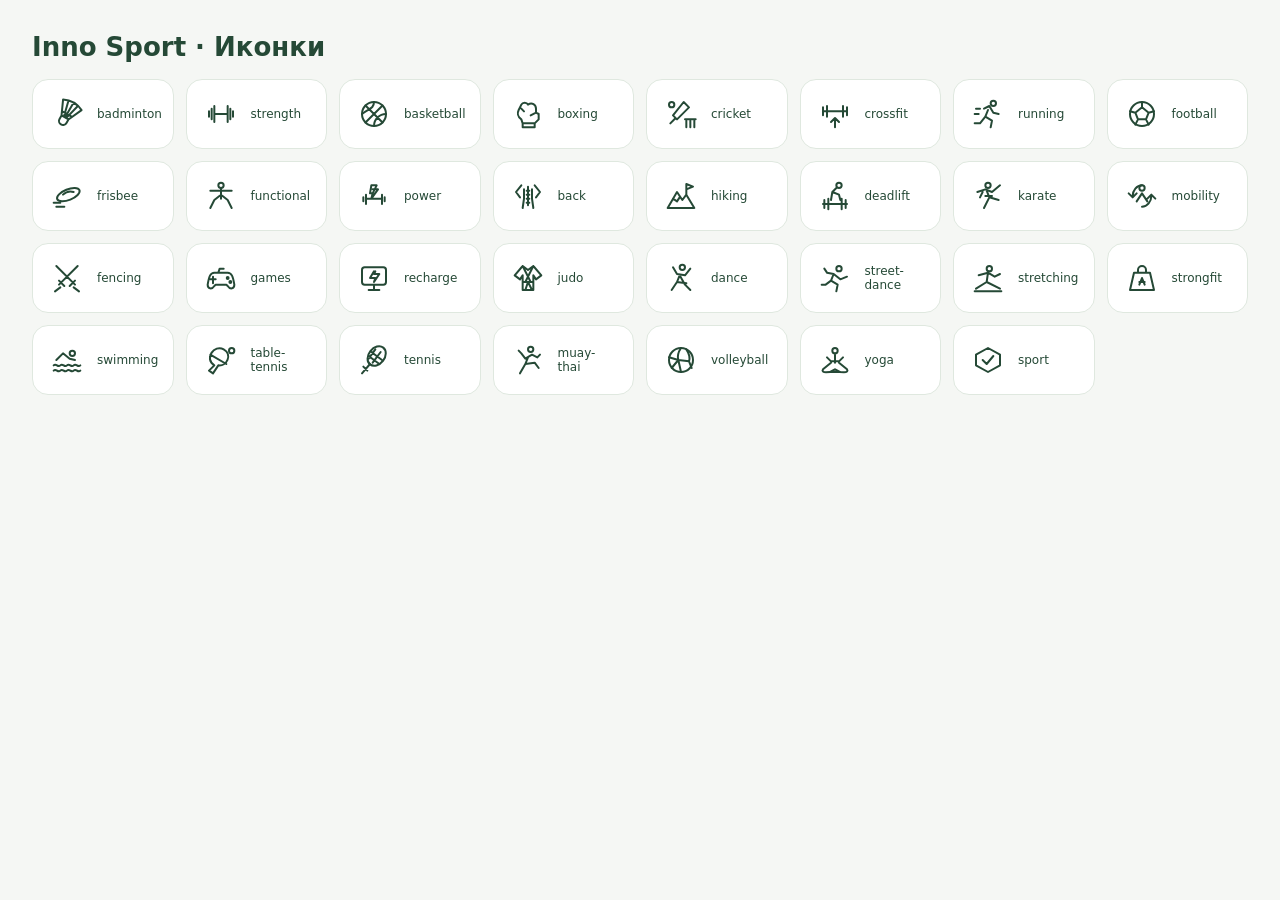
<file: icon-pack/preview.html>
<!doctype html><html lang="ru"><meta charset="utf-8"><meta name="viewport" content="width=device-width,initial-scale=1"><title>Иконки Inno Sport</title><style>body{font:14px system-ui;background:#f5f7f4;color:#254936;margin:32px}h1{font-size:26px}main{display:grid;grid-template-columns:repeat(auto-fit,minmax(140px,1fr));gap:12px}article{display:flex;align-items:center;gap:14px;background:white;border:1px solid #dfe8df;padding:18px;border-radius:16px}svg{width:32px;height:32px;flex-shrink:0}span{font-size:12px}</style><h1>Inno Sport · Иконки</h1><main><article><svg viewBox="0 0 24 24" fill="none" stroke="currentColor" stroke-width="1.5" stroke-linecap="round" stroke-linejoin="round"><g transform="rotate(30 12 12)"><path d="M9 15 4 4Q12 0 20 4l-5 11M8 3l3 12m1-13v13m4-12-3 12M8 12h8M9 15h6v3a3 3 0 0 1-6 0v-3Z"/></g></svg><span>badminton</span></article><article><svg viewBox="0 0 24 24" fill="none" stroke="currentColor" stroke-width="1.5" stroke-linecap="round" stroke-linejoin="round"><path d="M7 12h10M5 8v8m2-10v12M19 8v8m-2-10v12M3 10v4m18-4v4"/></svg><span>strength</span></article><article><svg viewBox="0 0 24 24" fill="none" stroke="currentColor" stroke-width="1.5" stroke-linecap="round" stroke-linejoin="round"><circle cx="12" cy="12" r="9"/><path d="m5.6 5.6 12.8 12.8M5.6 18.4 18.4 5.6M3 12c5-4 9-4 9-9m0 18c0-5 4-9 9-9"/></svg><span>basketball</span></article><article><svg viewBox="0 0 24 24" fill="none" stroke="currentColor" stroke-width="1.5" stroke-linecap="round" stroke-linejoin="round"><path d="M7 16c-3-2-3-5-2-7l2-4c1-2 4-2 5 0 3-2 6 0 6 3v3l2 1v4l-3 3H8l-1-3Zm1 3v3h9v-3M7 8l2 2m9 1-4 2"/></svg><span>boxing</span></article><article><svg viewBox="0 0 24 24" fill="none" stroke="currentColor" stroke-width="1.5" stroke-linecap="round" stroke-linejoin="round"><path d="m4 19 4-4m-2-2 8-10 4 4-9 9-3-3ZM16 17v5m3-5v5m3-5v5m-7-6h8"/><circle cx="5" cy="5" r="2"/></svg><span>cricket</span></article><article><svg viewBox="0 0 24 24" fill="none" stroke="currentColor" stroke-width="1.5" stroke-linecap="round" stroke-linejoin="round"><path d="M4 10h16M3 7v6m3-7v8m12-8v8m3-7v6M9 18l3-3 3 3m-3-3v7"/></svg><span>crossfit</span></article><article><svg viewBox="0 0 24 24" fill="none" stroke="currentColor" stroke-width="1.5" stroke-linecap="round" stroke-linejoin="round"><circle cx="16" cy="4" r="2"/><path d="m9 8 4-2 3 5 4 1m-8-3-2 5 5 3-1 5M10 14l-4 5H2M3 8h3m-4 4h3"/></svg><span>running</span></article><article><svg viewBox="0 0 24 24" fill="none" stroke="currentColor" stroke-width="1.5" stroke-linecap="round" stroke-linejoin="round"><circle cx="12" cy="12" r="9"/><path d="m12 7 5 4-2 5H9l-2-5 5-4Zm0-4v4m5 4 4-1m-6 6 2 4m-8-4-2 4m0-9-4-1"/></svg><span>football</span></article><article><svg viewBox="0 0 24 24" fill="none" stroke="currentColor" stroke-width="1.5" stroke-linecap="round" stroke-linejoin="round"><ellipse cx="13" cy="11" rx="9" ry="4" transform="rotate(-22 13 11)"/><path d="M9 11c2-2 5-3 8-2M2 17h5m-3 3h6"/></svg><span>frisbee</span></article><article><svg viewBox="0 0 24 24" fill="none" stroke="currentColor" stroke-width="1.5" stroke-linecap="round" stroke-linejoin="round"><circle cx="12" cy="4" r="2"/><path d="M4 8h16m-8-2v8m0-3-5 4-3 6m8-10 5 4 3 6"/></svg><span>functional</span></article><article><svg viewBox="0 0 24 24" fill="none" stroke="currentColor" stroke-width="1.5" stroke-linecap="round" stroke-linejoin="round"><path d="M6 11v7m12-7v7M4 13v3m16-3v3M6 14h12m-7-4 3-6h-4l-1 6h2l-1 4 5-7h-4"/></svg><span>power</span></article><article><svg viewBox="0 0 24 24" fill="none" stroke="currentColor" stroke-width="1.5" stroke-linecap="round" stroke-linejoin="round"><path d="M7 4 3 9l3 4m11-9 4 5-3 4M8 21l1-7V7m7 14-1-7V7M12 5v14"/><path d="M11 8h2m-2 3h2m-2 3h2m-2 3h2"/></svg><span>back</span></article><article><svg viewBox="0 0 24 24" fill="none" stroke="currentColor" stroke-width="1.5" stroke-linecap="round" stroke-linejoin="round"><path d="m2 21 7-12 4 6 3-4 6 10H2Zm4-7 3 2 2-3m5-2V3l5 2-5 2"/></svg><span>hiking</span></article><article><svg viewBox="0 0 24 24" fill="none" stroke="currentColor" stroke-width="1.5" stroke-linecap="round" stroke-linejoin="round"><path d="M3 18h18M4 15v6m3-7v8m10-8v8m3-7v6M9 15l1-6 5 2 1 4m-6-6 3-3"/><circle cx="15" cy="4" r="2"/></svg><span>deadlift</span></article><article><svg viewBox="0 0 24 24" fill="none" stroke="currentColor" stroke-width="1.5" stroke-linecap="round" stroke-linejoin="round"><circle cx="12" cy="4" r="2"/><path d="m4 9 6-2 5 2 6-5m-10 4 2 5 7 2m-7-2-4 8m1-9h5M8 9l-2 4"/></svg><span>karate</span></article><article><svg viewBox="0 0 24 24" fill="none" stroke="currentColor" stroke-width="1.5" stroke-linecap="round" stroke-linejoin="round"><circle cx="12" cy="6" r="2"/><path d="M5 12c0-4 3-8 7-8m7 8c0 4-3 8-7 8M2 10l3 3 3-3m8 4 3-3 3 3M8 16l4-6 4 6"/></svg><span>mobility</span></article><article><svg viewBox="0 0 24 24" fill="none" stroke="currentColor" stroke-width="1.5" stroke-linecap="round" stroke-linejoin="round"><path d="m4 3 14 14m-4 1 4-4m-1 5 4 3M20 3 6 17m0-3 4 4m-3 1-4 3"/></svg><span>fencing</span></article><article><svg viewBox="0 0 24 24" fill="none" stroke="currentColor" stroke-width="1.5" stroke-linecap="round" stroke-linejoin="round"><path d="M7 8h10c3 0 4 3 5 9 0 3-3 4-5 1l-1-1H8l-1 1c-2 3-5 2-5-1 1-6 2-9 5-9ZM6 11v5m-2-3h4M10 8l1-3h3"/><circle cx="17" cy="12" r=".7"/><circle cx="19" cy="15" r=".7"/></svg><span>games</span></article><article><svg viewBox="0 0 24 24" fill="none" stroke="currentColor" stroke-width="1.5" stroke-linecap="round" stroke-linejoin="round"><rect x="3" y="4" width="18" height="13" rx="2"/><path d="M8 21h8m-4-4v4m0-14-3 5h4l-1 3 4-6h-4l1-2"/></svg><span>recharge</span></article><article><svg viewBox="0 0 24 24" fill="none" stroke="currentColor" stroke-width="1.5" stroke-linecap="round" stroke-linejoin="round"><path d="m8 3 4 3 4-3 6 7-4 3-2-3v11H8V10l-2 3-4-3 6-7Zm0 0 6 12m2-12-6 12M8 15h8m-4 0-2 6m2-6 3 6"/></svg><span>judo</span></article><article><svg viewBox="0 0 24 24" fill="none" stroke="currentColor" stroke-width="1.5" stroke-linecap="round" stroke-linejoin="round"><circle cx="13" cy="4" r="2"/><path d="m6 4 3 5 6 1 4-5m-8 5-2 5 7 1m-5-6 4 7 4 4M9 15l-4 6"/></svg><span>dance</span></article><article><svg viewBox="0 0 24 24" fill="none" stroke="currentColor" stroke-width="1.5" stroke-linecap="round" stroke-linejoin="round"><circle cx="15" cy="5" r="2"/><path d="m6 8 5 1 5 4 5-2M11 9l-2 5 5 3-1 5M9 14l-4 3H2M4 5l2 3"/></svg><span>street-dance</span></article><article><svg viewBox="0 0 24 24" fill="none" stroke="currentColor" stroke-width="1.5" stroke-linecap="round" stroke-linejoin="round"><circle cx="13" cy="5" r="2"/><path d="m5 10 7-2 5 3 4-2m-9-1-1 7-8 5m8-5 10 5M2 22h20"/></svg><span>stretching</span></article><article><svg viewBox="0 0 24 24" fill="none" stroke="currentColor" stroke-width="1.5" stroke-linecap="round" stroke-linejoin="round"><path d="M6 8h12l3 13H3L6 8Zm3 0V6a3 3 0 0 1 6 0v2"/><path d="m10 17 2-5 2 5m-4-2h4"/></svg><span>strongfit</span></article><article><svg viewBox="0 0 24 24" fill="none" stroke="currentColor" stroke-width="1.5" stroke-linecap="round" stroke-linejoin="round"><circle cx="16" cy="7" r="2"/><path d="m4 12 5-5 5 4 4 1M2 16c2-2 3 2 5 0s3 2 5 0 3 2 5 0 3 2 5 0M2 20c2-2 3 2 5 0s3 2 5 0 3 2 5 0 3 2 5 0"/></svg><span>swimming</span></article><article><svg viewBox="0 0 24 24" fill="none" stroke="currentColor" stroke-width="1.5" stroke-linecap="round" stroke-linejoin="round"><path d="M7 16C-1 11 7 0 14 4c7 4 2 13-4 12l-4 6-3-2 4-4Zm-3-8 12 7"/><circle cx="20" cy="5" r="2"/></svg><span>table-tennis</span></article><article><svg viewBox="0 0 24 24" fill="none" stroke="currentColor" stroke-width="1.5" stroke-linecap="round" stroke-linejoin="round"><ellipse cx="14" cy="9" rx="6" ry="8" transform="rotate(38 14 9)"/><path d="m9 15-6 7m1-5 3 3m3-14 8 6M8 9l8 6m-5-1 6-8m-9 5 5-7"/></svg><span>tennis</span></article><article><svg viewBox="0 0 24 24" fill="none" stroke="currentColor" stroke-width="1.5" stroke-linecap="round" stroke-linejoin="round"><circle cx="14" cy="4" r="2"/><path d="m7 7 3 4 5-3 4 2m-7 0-2 5 7-1 3 4m-10-3-4 7M5 5l2 2m12 3 2-2"/></svg><span>muay-thai</span></article><article><svg viewBox="0 0 24 24" fill="none" stroke="currentColor" stroke-width="1.5" stroke-linecap="round" stroke-linejoin="round"><circle cx="12" cy="12" r="9"/><path d="M12 3c-2 3-3 6-2 9l-5 6m5-6 8 1m0 0c1-3 0-6-2-9m-6 8 2 9M3 10l7 2m8 1 2 5"/></svg><span>volleyball</span></article><article><svg viewBox="0 0 24 24" fill="none" stroke="currentColor" stroke-width="1.5" stroke-linecap="round" stroke-linejoin="round"><circle cx="12" cy="5" r="2"/><path d="M12 8v6m-6-4 3 3h6l3-3M9 14l-6 5c-2 3 5 3 9 0 4 3 11 3 9 0l-6-5M8 21h8"/></svg><span>yoga</span></article><article><svg viewBox="0 0 24 24" fill="none" stroke="currentColor" stroke-width="1.5" stroke-linecap="round" stroke-linejoin="round"><path d="m12 3 9 5v8l-9 5-9-5V8l9-5Zm-4 9 3 3 5-6"/></svg><span>sport</span></article></main></html>
</file>
